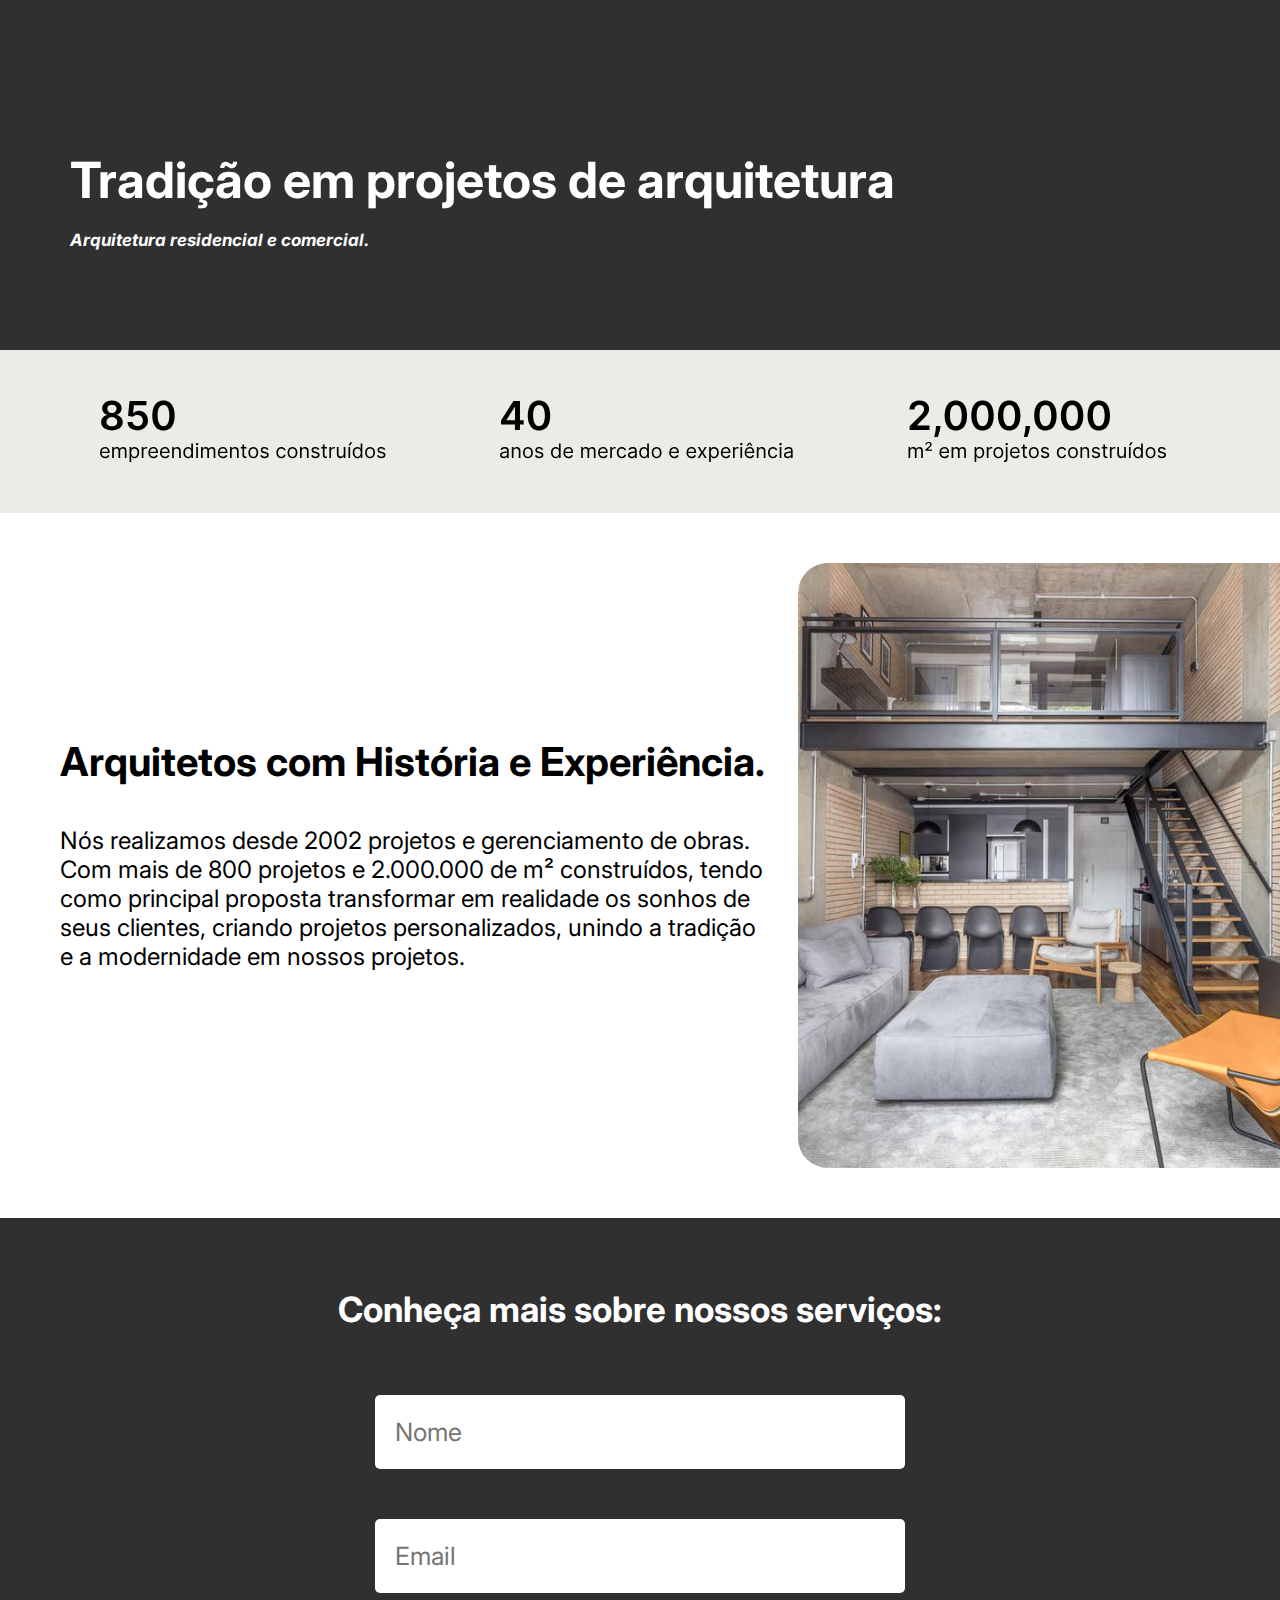
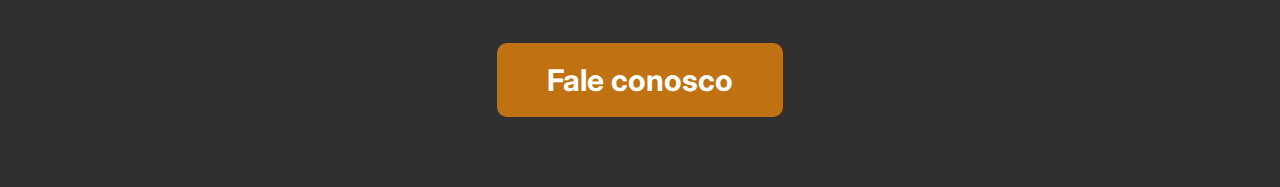
<file: index.html>
<!DOCTYPE html>
<html lang="pt-br">
<head>
    <meta charset="UTF-8">
    <meta name="viewport" content="width=device-width, initial-scale=1.0">
    <link rel="preconnect" href="https://fonts.googleapis.com">
    <link rel="preconnect" href="https://fonts.gstatic.com" crossorigin>
    <link href="https://fonts.googleapis.com/css2?family=Inter:wght@100..900&display=swap" rel="stylesheet">
    <link rel="stylesheet" href="/css/style.css">
    <title>Projetos de arquitetura</title>
</head>
<body>
    <!--menuSuperior-->
    <div id="menuSuperior">
        <h1 id="tituloPrincipal" class="titulo">Tradição em projetos de arquitetura</h1> <br>
        <h4 id="textoPrincipal" class="titulo"><i>Arquitetura residencial e comercial.</i></h4>
    </div>
    <div id="menuSuperiorTexto">
        <img src="/img/icones/850.svg" id="850" class="icones" alt="ERROR">
        <img src="/img/icones/40.svg" id="40" class="icones" alt="ERROR">
        <img src="/img/icones/2,000,000.svg" id="2,000,000" class="icones" alt="ERROR">
    </div>
    <!--menuInformacional-->
    <div id="menuInformacional">
        <div>
            <h1 id="tituloInformacional" class="informacional">Arquitetos com História e Experiência.</h1> <br><br>
            <p id="textoInformacional" class="informacional">Nós realizamos desde 2002 projetos e gerenciamento de obras. <br>
            Com mais de 800 projetos e 2.000.000 de m² construídos, tendo <br>
            como principal proposta transformar em realidade os sonhos de <br>
            seus clientes, criando projetos personalizados, unindo a tradição <br>
            e a modernidade em nossos projetos.</p>
        </div>
        <img src="/img/fotos/loft.svg" id="fotoLoft" alt="ERROR">
    </div>
    <!--formulario-->
    <div id="formulario">
        <h1 id="tituloFormulario">Conheça mais sobre nossos serviços:</h1> <br> <br>
        <form action="https://api.sheetmonkey.io/form/4LsqZ54oDCwdWaRor2m3M4" method="post">
            <input type="text" placeholder="Nome" name="Name" required /> <br>
            <input type="email" placeholder="Email" name="Email" required /> <br>
            <input type="hidden" name="Created" value="x-sheetmonkey-current-date-time" />
            <button type="submit"> Fale conosco </button>
          </form>
    </div>

</body>
</html>
</file>
<file: css/style.css>
*{
    margin: 0px;
    font-family: "Inter";
}

#menuSuperior{
    padding: 100px ;
    background-color: #303030;
    color: #ffff;
}

.titulo{
    margin-left: -30px;
}

#tituloPrincipal {
    font-size: 50px;
    margin-top: 50px;
}

#textoPrincipal {
    font-size: 17px;
}

#menuSuperiorTexto{
    background-color: #eaece5;
    display: grid;
    grid-auto-flow: column;
    columns: auto;
    margin: 0px;
    padding: 50px;
}

.icones{
    margin-left: 50px;
}

.icones:hover {
    transform: translatey(-5px);
    transition-duration: 0.5s;
}

#menuInformacional{
    background-color: #ffffff;
    display: grid;
    grid-auto-flow: column;
    columns: auto;
} 

#tituloInformacional{
    margin: 25% 60px 0px;
    font-size: 40px;
}

#textoInformacional{
    margin: 0% 60px 0px;
    font-size: 24px;
}

#fotoLoft{
    display: flex;
    grid-auto-flow: column;
    columns: auto;
    margin: 50px -100px;
}

#fotoLoft:hover{
    transform: translatey(5px);
    transform: scale(106%);
    transition-duration: 0.5s;
}

#formulario{
    padding: 20px;
    color: #ffffff;
    background-color: #303030;
    text-align: center;
}

#tituloFormulario{
    margin-top: 50px;
    font-size: 35px;
}

input{
    width: 508px;
    height: 72px;
    background-color: #ffffff;
    margin: 25px;
    border: 0px;
    border-radius: 5px;
    padding-left: 20px;
    font-size: 25px;
    font: Raleway;
}

button{
    background-color: #C07212;
    width: 286px;
    height: 74px;
    top: 1955px;
    left: 577px;
    gap: 0px;
    border-radius: 10px;
    opacity: 0px;
    color: #ffffff;
    border: 0px;
    margin-bottom: 50px;
    margin-top: 25px;
    font-weight: bolder;
    font-size: 30px;
    cursor: pointer;
}

button:hover{
    background-color: #ffa231;
    color: white;
    transform: translatey(-7px);
    transition-duration: 0.5s;  
    box-shadow: 0px 15px 20px #77460aa2 ;
}
</file>
